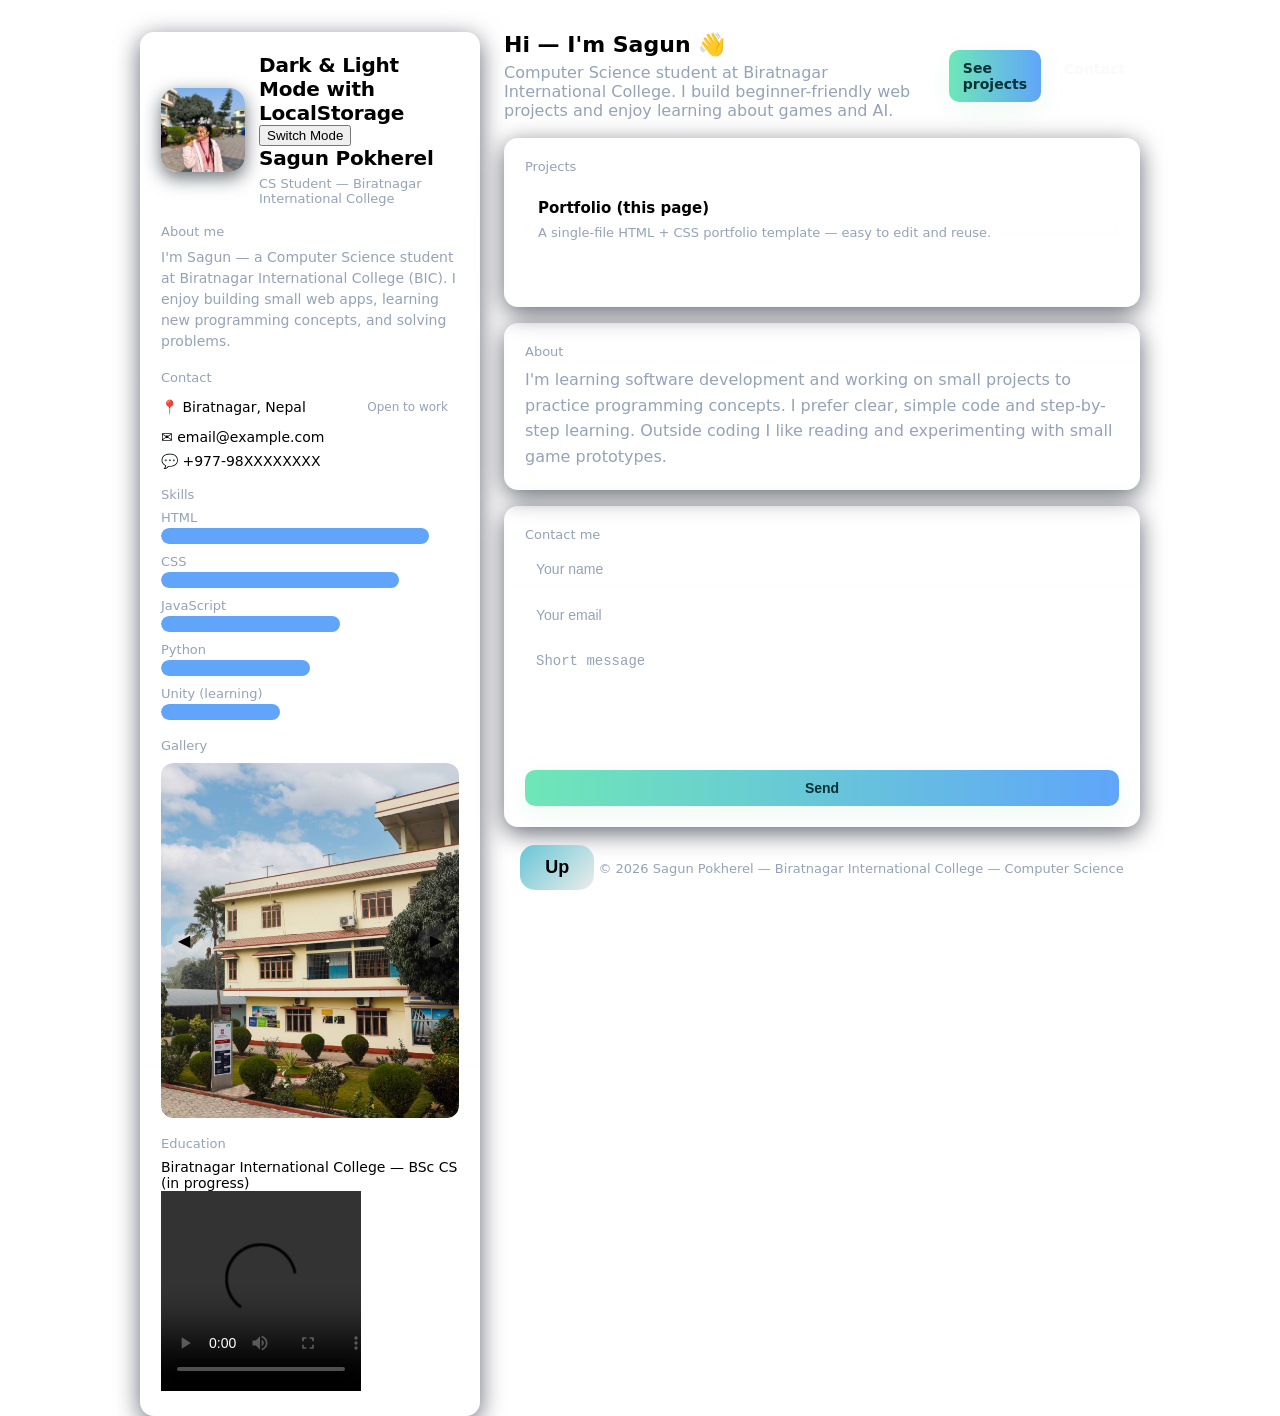
<file: index.html>
<!doctype html>
<html lang="en">
<head>
  <meta charset="utf-8" />
  <meta name="viewport" content="width=device-width,initial-scale=1" />
  <title>Sagun Pokherel — Portfolio</title>
  <meta name="description" content="Portfolio of Sagun Pokherel — CS student at Biratnagar International College" />
  <style>
    :root{
      --muted:#94a3b8;
      --accent:#6ee7b7;
      --glass: rgba(255,255,255,0.03);
      --radius:14px;
      --maxw:1000px;
      --accent-2: #60a5fa;
      --white:#f8fafc;
      font-synthesis: none;
    }
    *{box-sizing:border-box}
    html,body{height:100%}
    body{
      margin:0;
      font-family: Inter, ui-sans-serif, system-ui, -apple-system, "Segoe UI", Roboto, "Helvetica Neue", Arial;
      -webkit-font-smoothing:antialiased;
      -moz-osx-font-smoothing:grayscale;
      padding:32px;
      display:flex;
      justify-content:center;
      align-items:flex-start;
    }

    .wrap{
      width:100%;
      max-width:var(--maxw);
      margin: 0 auto;
      display:grid;
      grid-template-columns: 340px 1fr;
      gap:24px;
      align-items:start;
    }

    /* SIDEBAR */
    .card{
      background: linear-gradient(180deg, rgba(255,255,255,0.02), rgba(255,255,255,0.01));
      border:1px solid rgba(255,255,255,0.04);
      padding:20px;
      border-radius:var(--radius);
      box-shadow: 0 6px 24px rgba(2,6,23,0.6);
    }

    .me{
      display:flex;
      gap:14px;
      align-items:center;
    }
    .avatar-img{
    width:84px;
    height:84px;
    border-radius:16px;
    object-fit:cover;
    box-shadow: 0 6px 18px rgba(10,20,30,0.6);
    flex-shrink:0;
    }
    h1{
      margin:0;
      font-size:20px;
      letter-spacing: -0.2px;
    }
    p.role{
      margin:6px 0 0 0;
      color:var(--muted);
      font-size:13px;
    }

    .sidebar-section{
      margin-top:18px;
    }
    .muted{
      color:var(--muted);
      font-size:13px;
      margin-bottom:8px;
    }

    .info-list{
      list-style:none;
      padding:0;
      margin:0;
      display:flex;
      flex-direction:column;
      gap:8px;
    }
    .info-list li{
      display:flex;
      gap:10px;
      align-items:center;
      font-size:14px;
      
    }
    .pill{
      margin-left:auto;
      background:var(--glass);
      padding:6px 10px;
      border-radius:999px;
      font-size:12px;
      color:var(--muted);
      border:1px solid rgba(255,255,255,0.02);
    }

    /* MAIN */
    main{
      min-height:420px;
    }
    .hero{
      display:flex;
      justify-content:space-between;
      gap:16px;
      align-items:center;
      margin-bottom:18px;
    }
    .hero-left h2{
      margin:0;
      font-size:22px;
    }
    .hero-left p{margin:6px 0 0 0;color:var(--muted)}
    .cta{
      display:flex;
      gap:8px;
    }
    .btn{
      background:transparent;
      padding:10px 14px;
      border-radius:10px;
      border:1px solid rgba(255,255,255,0.06);
      cursor:pointer;
      color:var(--white);
      font-weight:600;
      font-size:14px;
      text-decoration:none;
    }
    .btn-primary{
      background:linear-gradient(90deg,var(--accent),var(--accent-2));
      color:#023036;
      border:none;
      box-shadow: 0 8px 28px rgba(34,197,94,0.08);
    }

    section.card + section.card{margin-top:16px}

    .about p{color:var(--muted);line-height:1.6;margin:0}

    .grid{
      display:grid;
      grid-template-columns: repeat(auto-fit, minmax(220px,1fr));
      gap:12px;
      margin-top:12px;
    }

    .project{
      background: linear-gradient(180deg, rgba(255,255,255,0.015), rgba(255,255,255,0.01));
      padding:12px;
      border-radius:12px;
      border:1px solid rgba(255,255,255,0.03);
      min-height:100px;
      display:flex;
      flex-direction:column;
      gap:8px;
    }
    .project h4{margin:0;font-size:15px}
    .project p{margin:0;color:var(--muted);font-size:13px}

    .skills{
      display:flex;
      gap:8px;
      flex-wrap:wrap;
      margin-top:8px;
    }
    .skill{
      background:rgba(255,255,255,0.02);
      padding:6px 10px;
      border-radius:999px;
      font-size:13px;
      color:var(--muted);
      border:1px solid rgba(255,255,255,0.02);
    }

    .contact-form{
      display:flex;
      flex-direction:column;
      gap:8px;
      margin-top:8px;
    }
    input, textarea{
      background:transparent;
      border:1px solid rgba(255,255,255,0.05);
      padding:10px;
      border-radius:8px;
      resize:none;
      font-size:14px;
    }
    input::placeholder, textarea::placeholder{color:var(--muted)}
    .footer{
      margin-top:18px;
      text-align:center;
      color:var(--muted);
      font-size:13px;
    }

    /* small screens */
    @media (max-width:880px){
      .wrap{grid-template-columns:1fr; padding-bottom:60px}
      .me{justify-content:center}
      .hero{flex-direction:column;align-items:flex-start}
      .cta{justify-content:flex-start}
    }
    #upBtn {
    background: linear-gradient(135deg, #67C5D7, #EDEDEB);
    padding: 12px 25px;
    border-radius: 15px;
    border: none;
    font-size: 18px;
    font-weight: bold;
    color: black;
  }
  body.light {
  background-color: white;
  color: black;
}

body.dark {
  background-color: #121212;
  color: white;
}
.skill-box {
  margin-bottom: 10px;
}

.skill-box p {
  margin: 0;
  font-size: 13px;
  color: var(--muted);
}

.skill-bar {
  width: 100%;
  background: rgba(255, 255, 255, 0.05);
  height: 16px;
  border-radius: 10px;
  margin-top: 3px;
  overflow: hidden;
}

.skill-level {
  width: 0;
  height: 100%;
  background: var(--accent-2);
  border-radius: 10px;
  transition: width 2s;
}

/* 🔥 Image Slider CSS */
.slider {
  position: relative;
  max-width: 100%;
  margin: 10px auto;
  overflow: hidden;
  border-radius: 12px;
}

.slides {
  display: flex;
  transition: transform 0.5s ease-in-out;
}

.slide {
  width: 100%;
  flex-shrink: 0;
  border-radius: 12px;
}

.prev, .next {
  position: absolute;
  top: 50%;
  transform: translateY(-50%);
  background: rgba(255,255,255,0.1);
  border: none;
  padding: 8px 12px;
  cursor: pointer;
  border-radius: 50%;
  font-size: 16px;
}

.prev { left: 5px; }
.next { right: 5px; }


.project {
  cursor: pointer;
  transition: transform 0.2s;
}

.project:hover {
  transform: translateY(-4px);
}




  </style>
</head>
<body>
  <div class="wrap">
    <!-- SIDEBAR -->
    <aside class="card">
      <div class="me">
        <img src="s.jpg" class="avatar-img" alt="Sagun Pokherel">
        <div>
           <h1>Dark & Light Mode with LocalStorage</h1>
    <button id="themeBtn">Switch Mode</button>
          <h1>Sagun Pokherel</h1>
          <p class="role">CS Student — Biratnagar International College</p>
        </div>
      </div>

      <div class="sidebar-section">
        <div class="muted">About me</div>
        <p style="margin:0;color:var(--muted);font-size:14px;line-height:1.5">
          I'm Sagun — a Computer Science student at Biratnagar International College (BIC). I enjoy building small web apps, learning new programming concepts, and solving problems.
        </p>
      </div>

      <div class="sidebar-section">
        <div class="muted">Contact</div>
        <ul class="info-list">
          <li>📍 Biratnagar, Nepal <span class="pill">Open to work</span></li>
          <li>✉️ email@example.com</li>
          <li>💬 +977-98XXXXXXXX</li>
        </ul>
      </div>

      <div class="sidebar-section">
  <div class="muted">Skills</div>

  <div class="skill-box">
    <p>HTML</p>
    <div class="skill-bar"><div class="skill-level" data-level="90%"></div></div>
  </div>

  <div class="skill-box">
    <p>CSS</p>
    <div class="skill-bar"><div class="skill-level" data-level="80%"></div></div>
  </div>

  <div class="skill-box">
    <p>JavaScript</p>
    <div class="skill-bar"><div class="skill-level" data-level="60%"></div></div>
  </div>

  <div class="skill-box">
    <p>Python</p>
    <div class="skill-bar"><div class="skill-level" data-level="50%"></div></div>
  </div>

  <div class="skill-box">
    <p>Unity (learning)</p>
    <div class="skill-bar"><div class="skill-level" data-level="40%"></div></div>
  </div>
</div>
<!-- 🔥 Image Slider Section -->
<div class="sidebar-section">
  <div class="muted">Gallery</div>
  <div class="slider">
    <div class="slides">
      <img src="about__image-new.png" class="slide">
      <img src="lvvvieqTTmZAhlmV3zyYfRc4C0ubCW-metaMlUxQTEwMzFfMTF6b24uanBn-.jpg" class="slide">
      <img src="wlv__image-h.png" class="slide">
    </div>
    <button class="prev">◀</button>
    <button class="next">▶</button>
  </div>
</div>



      <div class="sidebar-section">
        <div class="muted">Education</div>
        <p style="margin:0;font-size:14px;">Biratnagar International College — BSc CS (in progress)</p>
      </div>
      <video controls width="200" height="200" >
    <source src="medias/mixkit-snowy-slope-and-pine-tree-cover-in-canada-3382-hd-ready.mp4" type="video/mp4">
    Your browser does not support the video tag.
  </video>
    </aside>

    <!-- MAIN -->
    <main>
      <div class="hero">
        <div class="hero-left">
          <h2>Hi — I'm Sagun 👋</h2>
          <p>Computer Science student at Biratnagar International College. I build beginner-friendly web projects and enjoy learning about games and AI.</p>
        </div>
        <div class="cta">
          <a class="btn btn-primary" href="#projects">See projects</a>
          <a class="btn" href="#contact">Contact</a>
        </div>
      </div>

      <section id="projects" class="card">
        <div class="muted">Projects</div>
        <div class="grid">
          <article class="project">
            <h4>Portfolio (this page)</h4>
            <p>A single-file HTML + CSS portfolio template — easy to edit and reuse.</p>
          </article>
        </div>
      </section>

      <section id="about" class="card about">
        <div class="muted">About</div>
        <p>
          I'm learning software development and working on small projects to practice programming concepts. I prefer clear, simple code and step-by-step learning. Outside coding I like reading and experimenting with small game prototypes.
        </p>
      </section>

      <section id="contact" class="card">
        <div class="muted">Contact me</div>
        <form class="contact-form" id="contactForm">
        <input type="text" id="name" placeholder="Your name" />
        <input type="email" id="email" placeholder="Your email" />
        <textarea id="message" rows="4" placeholder="Short message"></textarea>
        <p id="msg" style="color:red;font-size:13px;"></p>
        <button type="button" class="btn btn-primary" onclick="submitForm()">Send</button>
        </form>
      </section>

      <div class="footer">
        <!-- Big Sign Up Button -->
  <button class="up-btn" id="upBtn" style="flex:0 0 auto">Up</button>
        © <span id="year"></span> Sagun Pokherel — Biratnagar International College — Computer Science
      </div>
    </main>
  </div>
  
  <script>
    const body = document.body;
const btn = document.getElementById("themeBtn");

let savedTheme = localStorage.getItem("theme");

if (savedTheme === "dark") {
  body.classList.add("dark");
} else {
  body.classList.add("light");
}

btn.addEventListener("click", () => {
  if (body.classList.contains("light")) {
    body.classList.replace("light", "dark");
    localStorage.setItem("theme", "dark"); // save
  } else {
    body.classList.replace("dark", "light");
    localStorage.setItem("theme", "light"); // save
  }
});
    document.getElementById('year').textContent = new Date().getFullYear();
   const upBtn = document.getElementById("upBtn");

    // Scroll to top when Sign Up is clicked
    upBtn.addEventListener("click", () => {
      window.scrollTo({
        top: 0,
        behavior: "smooth"
      });
    });

    function navigate(){
      window.location.href = "mailto:email@example.com";
    }
    window.onload = function(){
  let bars = document.querySelectorAll(".skill-level");
  bars.forEach(function(bar){
    let level = bar.getAttribute("data-level");
    bar.style.width = level;
  });
};

// 🔥 Image Slider Functionality
const slides = document.querySelector(".slides");
const slideImages = document.querySelectorAll(".slide");
const nextBtn = document.querySelector(".next");
const prevBtn = document.querySelector(".prev");

let index = 0;

function showSlide(i) {
  if (i < 0) index = slideImages.length - 1;
  else if (i >= slideImages.length) index = 0;
  slides.style.transform = `translateX(${-index * 100}%)`;
}

nextBtn.addEventListener("click", () => { index++; showSlide(index); });
prevBtn.addEventListener("click", () => { index--; showSlide(index); });

  
  const projects = document.querySelectorAll(".project");

  projects[0].addEventListener("click", () => {
    window.location.href = " https://sagunpokhrel.github.io/myfirsttutorial/"; // Portfolio project
  });

   function submitForm() {
  let name = document.getElementById("name").value.trim();
  let email = document.getElementById("email").value.trim();
  let message = document.getElementById("message").value.trim();
  let msg = document.getElementById("msg");

  if (name === "" || email === "" || message === "") {
    msg.textContent = "All fields are required.";
    return;
  }

  let emailPattern = /^[^ ]+@[^ ]+\.[a-z]{2,3}$/;
  if (!email.match(emailPattern)) {
    msg.textContent = "Enter valid email.";
    return;
  }

  localStorage.setItem("name", name);
  localStorage.setItem("email", email);
  localStorage.setItem("message", message);

  msg.style.color = "lightgreen";
  msg.textContent = "Success! Redirecting...";
  setTimeout(() => {
    window.location.href = "form-details.html";
  }, 1000);
}





  </script>
</body>
</html>
</file>
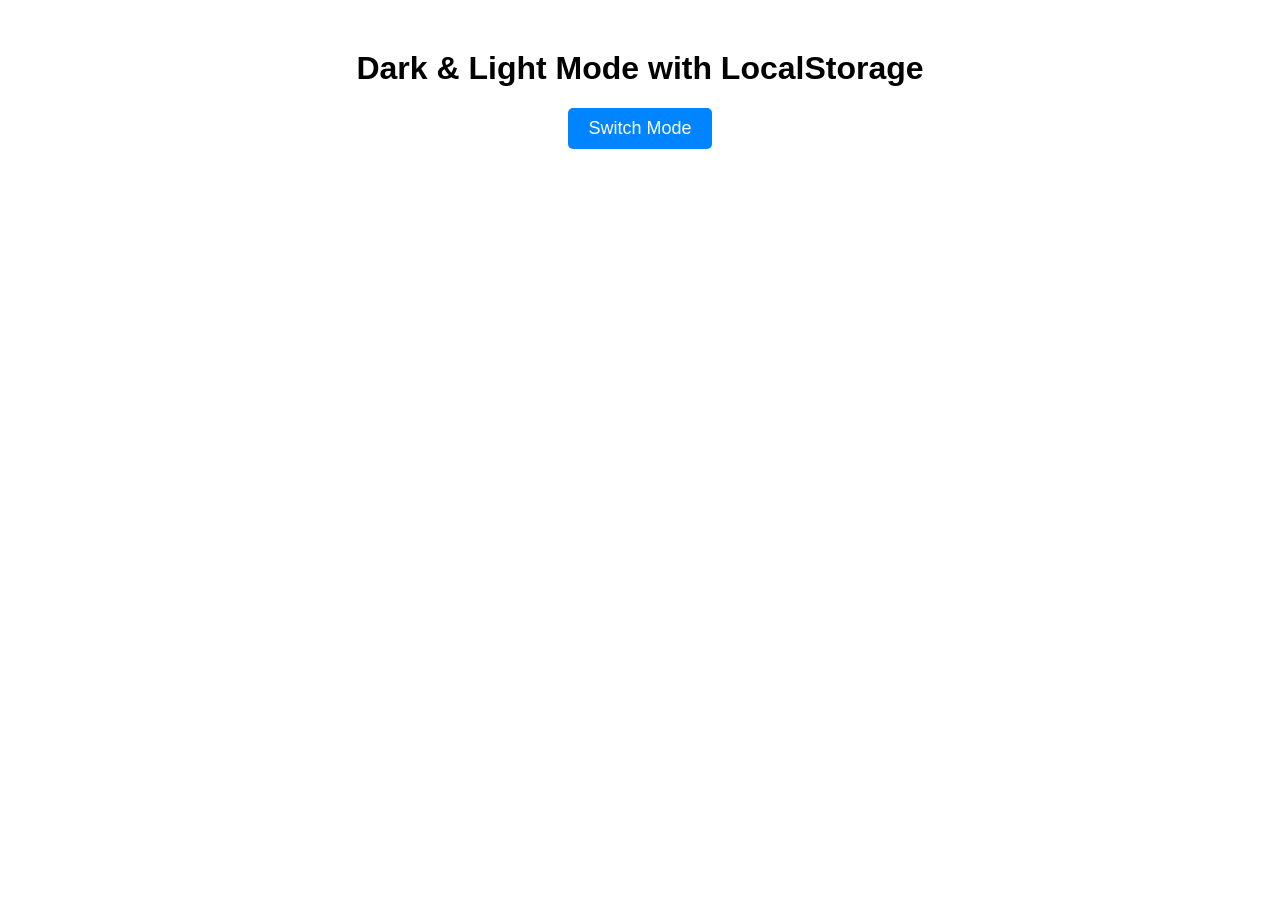
<file: ques1/index.html>
<!DOCTYPE html>
<html lang="en">
<head>
  <meta charset="UTF-8">
  <meta name="viewport" content="width=device-width, initial-scale=1.0">
  <title>Dark Mode with LocalStorage</title>
  <link rel="stylesheet" href="style.css">
</head>
<body>

  <div class="container">
    <h1>Dark & Light Mode with LocalStorage</h1>
    <button id="themeBtn">Switch Mode</button>
  </div>

  <script src="main.js"></script>
</body>
</html>
</file>
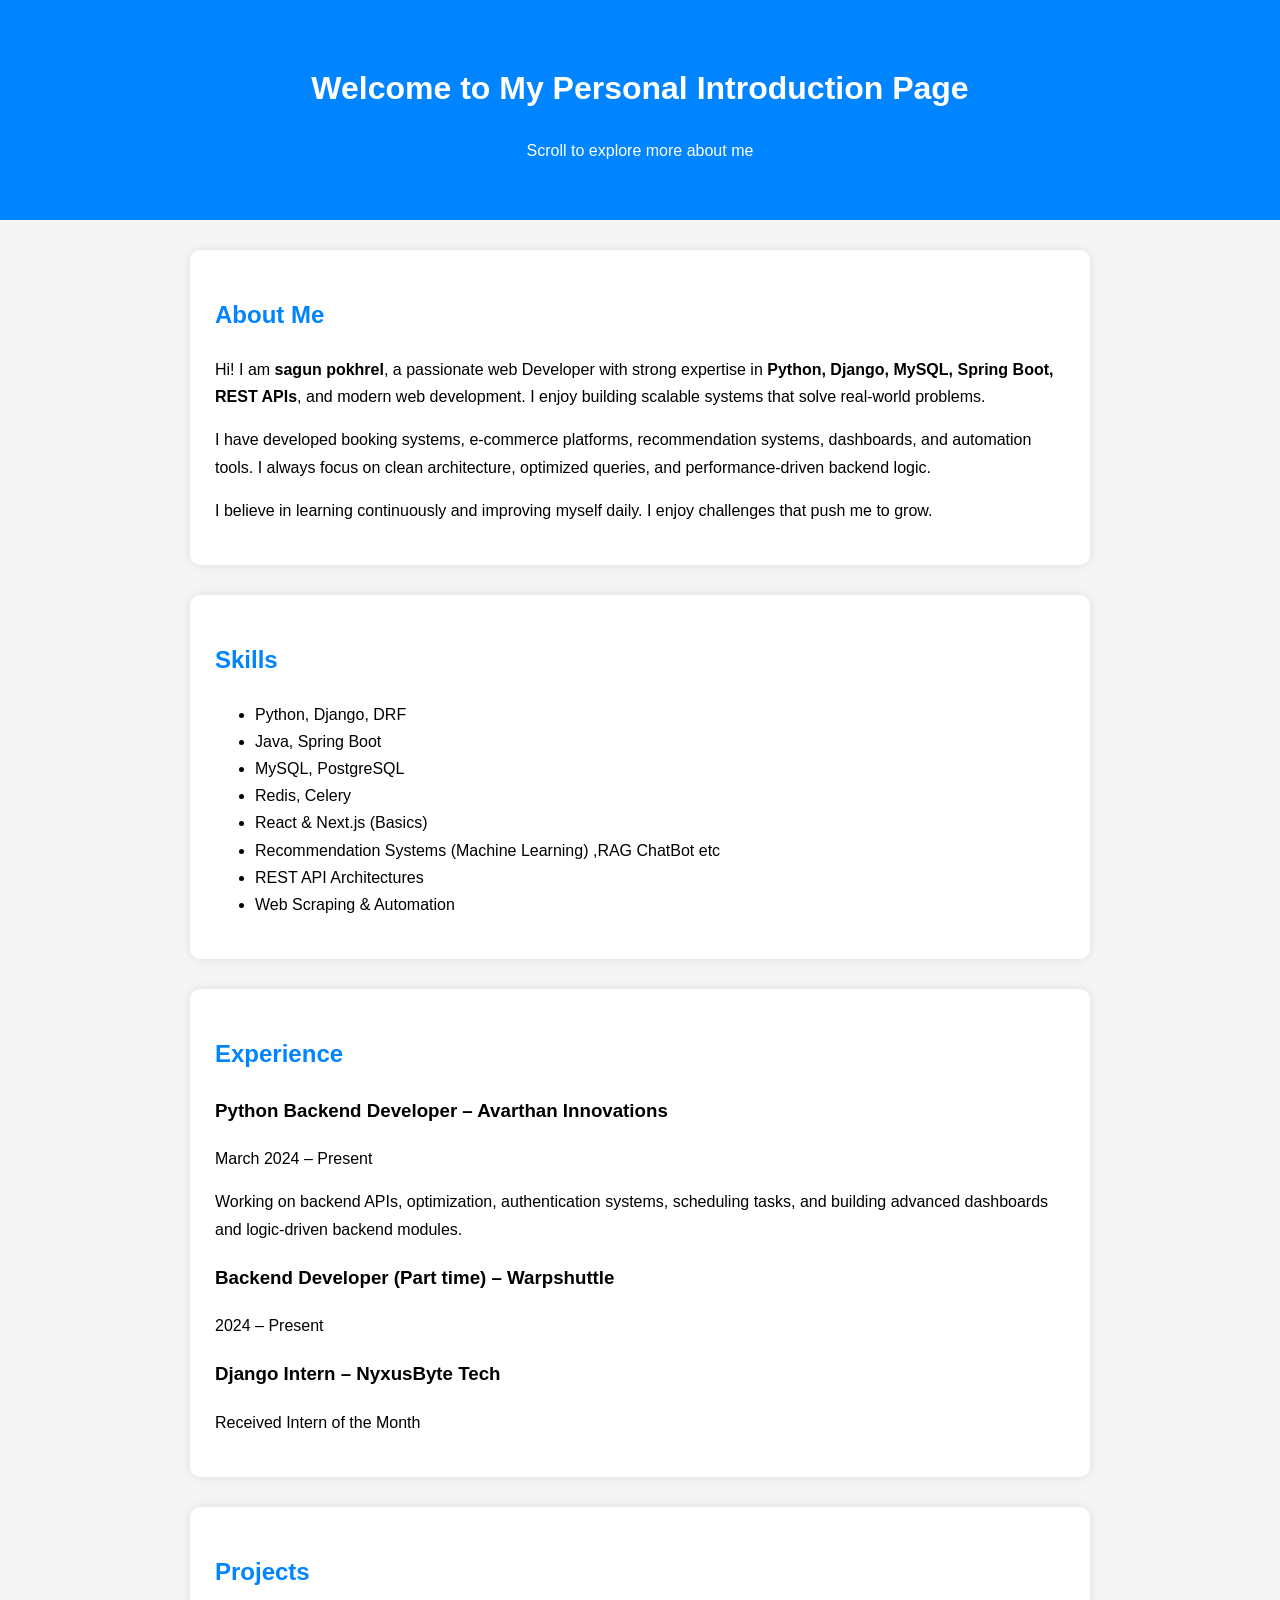
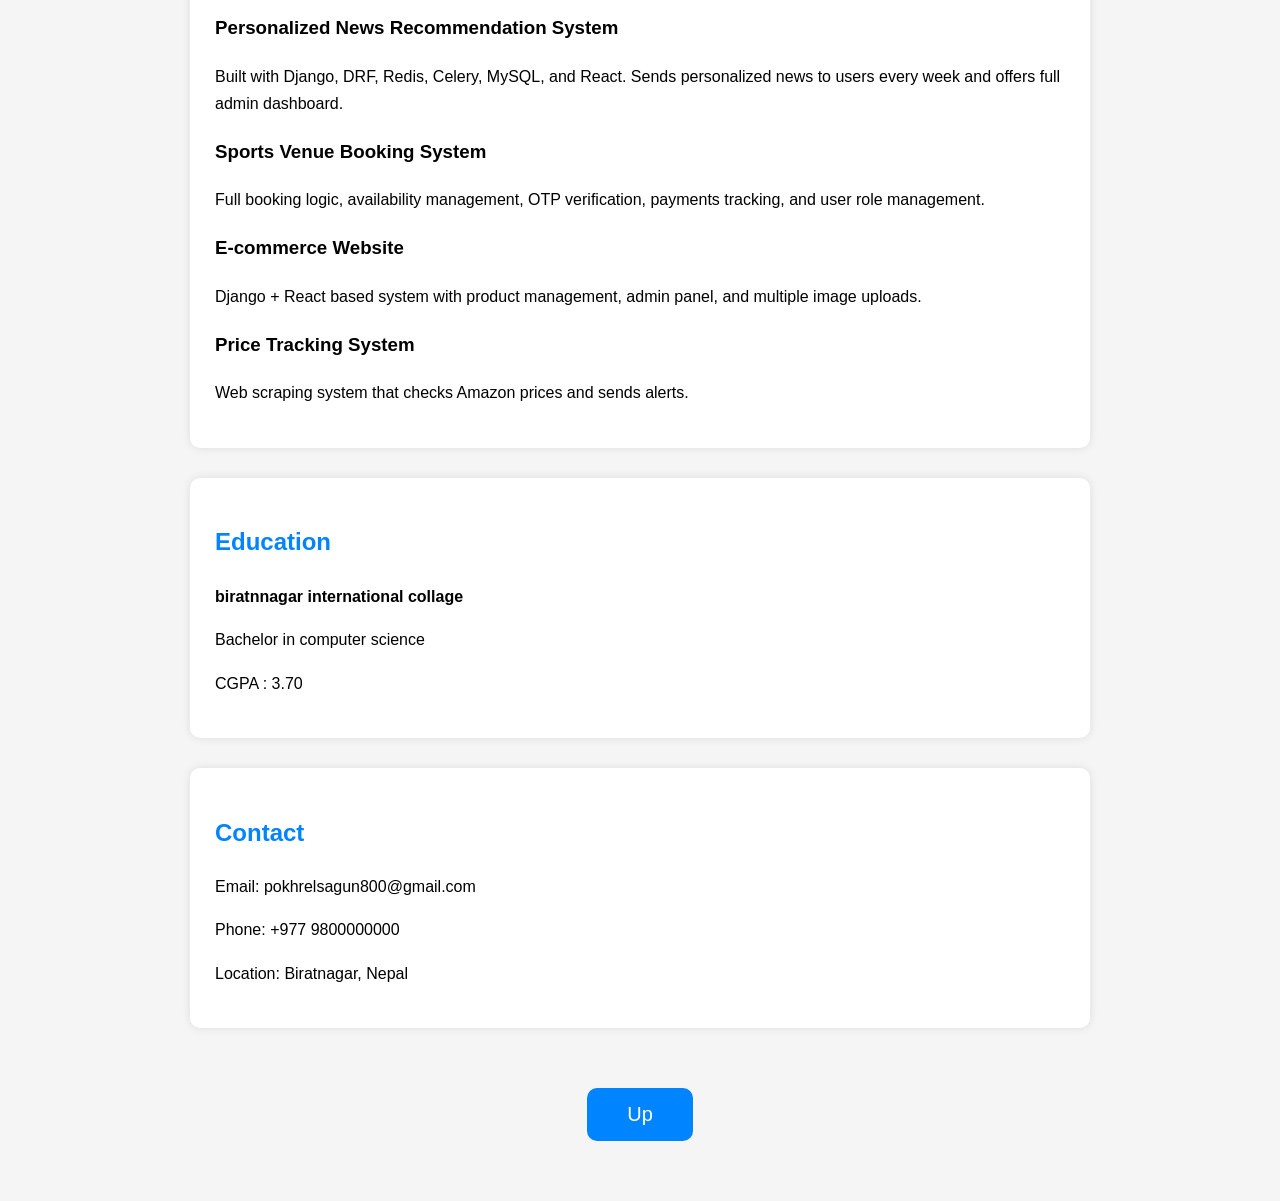
<file: ques2/index.html>
<!DOCTYPE html>
<html lang="en">
<head>
  <meta charset="UTF-8">
  <meta name="viewport" content="width=device-width, initial-scale=1.0">
  <title>Pankaj Sah - Introduction Page</title>

  <style>
    body {
      margin: 0;
      padding: 0;
      font-family: Arial, sans-serif;
      line-height: 1.7;
      background: #f5f5f5;
    }

    /* Header / Top Section */
    #top {
      background-color: #0084ff;
      color: white;
      padding: 40px 20px;
      text-align: center;
    }

    h2 {
      color: #0084ff;
    }

    .section {
      max-width: 850px;
      background: white;
      margin: 30px auto;
      padding: 25px;
      border-radius: 10px;
      box-shadow: 0px 0px 10px rgba(0,0,0,0.1);
    }

    .signup-btn {
      display: block;
      margin: 60px auto;
      padding: 15px 40px;
      background-color: #0084ff;
      color: white;
      border: none;
      border-radius: 10px;
      font-size: 20px;
      cursor: pointer;
    }

    .signup-btn:hover {
      opacity: 0.9;
    }
  </style>
</head>

<body>

  <!-- Top of Page -->
  <div id="top">
    <h1>Welcome to My Personal Introduction Page</h1>
    <p>Scroll to explore more about me</p>
  </div>

  <!-- About Me Section -->
  <div class="section">
    <h2>About Me</h2>
    <p>
      Hi! I am <strong>sagun pokhrel</strong>, a passionate web Developer with strong expertise in 
      <strong>Python, Django, MySQL, Spring Boot, REST APIs</strong>, and modern web development.
      I enjoy building scalable systems that solve real-world problems.
    </p>

    <p>
      I have developed booking systems, e-commerce platforms, recommendation systems, dashboards, 
      and automation tools. I always focus on clean architecture, optimized queries, and 
      performance-driven backend logic.
    </p>

    <p>
      I believe in learning continuously and improving myself daily. I enjoy challenges that
      push me to grow.
    </p>
  </div>

  <!-- Skills Section -->
  <div class="section">
    <h2>Skills</h2>
    <ul>
      <li>Python, Django, DRF</li>
      <li>Java, Spring Boot</li>
      <li>MySQL, PostgreSQL</li>
      <li>Redis, Celery</li>
      <li>React & Next.js (Basics)</li>
      <li>Recommendation Systems (Machine Learning) ,RAG ChatBot etc</li>
      <li>REST API Architectures</li>
      <li>Web Scraping & Automation</li>
    </ul>
  </div>

  <!-- Experience Section -->
  <div class="section">
    <h2>Experience</h2>

    <h3>Python Backend Developer – Avarthan Innovations</h3>
    <p>March 2024 – Present</p>
    <p>
      Working on backend APIs, optimization, authentication systems, scheduling tasks,
      and building advanced dashboards and logic-driven backend modules.
    </p>

    <h3>Backend Developer (Part time) – Warpshuttle</h3>
    <p>2024 – Present</p>

    <h3>Django Intern – NyxusByte Tech</h3>
    <p>Received Intern of the Month</p>
  </div>

  <!-- Projects Section -->
  <div class="section">
    <h2>Projects</h2>

    <h3>Personalized News Recommendation System</h3>
    <p>
      Built with Django, DRF, Redis, Celery, MySQL, and React.  
      Sends personalized news to users every week and offers full admin dashboard.
    </p>

    <h3>Sports Venue Booking System</h3>
    <p>
      Full booking logic, availability management, OTP verification, payments tracking, 
      and user role management.
    </p>

    <h3>E-commerce Website</h3>
    <p>
      Django + React based system with product management, admin panel, and multiple image uploads.
    </p>

    <h3>Price Tracking System</h3>
    <p>
      Web scraping system that checks Amazon prices and sends alerts.
    </p>
  </div>

  <!-- Education Section -->
  <div class="section">
    <h2>Education</h2>
    <p><strong>biratnnagar international collage</strong></p>
    <p>Bachelor in computer science</p>
    <p>CGPA : 3.70</p>
  </div>

  <!-- Contact Section -->
  <div class="section">
    <h2>Contact</h2>
    <p>Email: pokhrelsagun800@gmail.com</p>
    <p>Phone: +977 9800000000</p>
    <p>Location: Biratnagar, Nepal</p>
  </div>

  <!-- Big Sign Up Button -->
  <button class="signup-btn" id="signupBtn">Up</button>

  <script>
    const signupBtn = document.getElementById("signupBtn");

    // Scroll to top when Sign Up is clicked
    signupBtn.addEventListener("click", () => {
      window.scrollTo({
        top: 0,
        behavior: "smooth"
      });
    });
  </script>

</body>
</html>
</file>
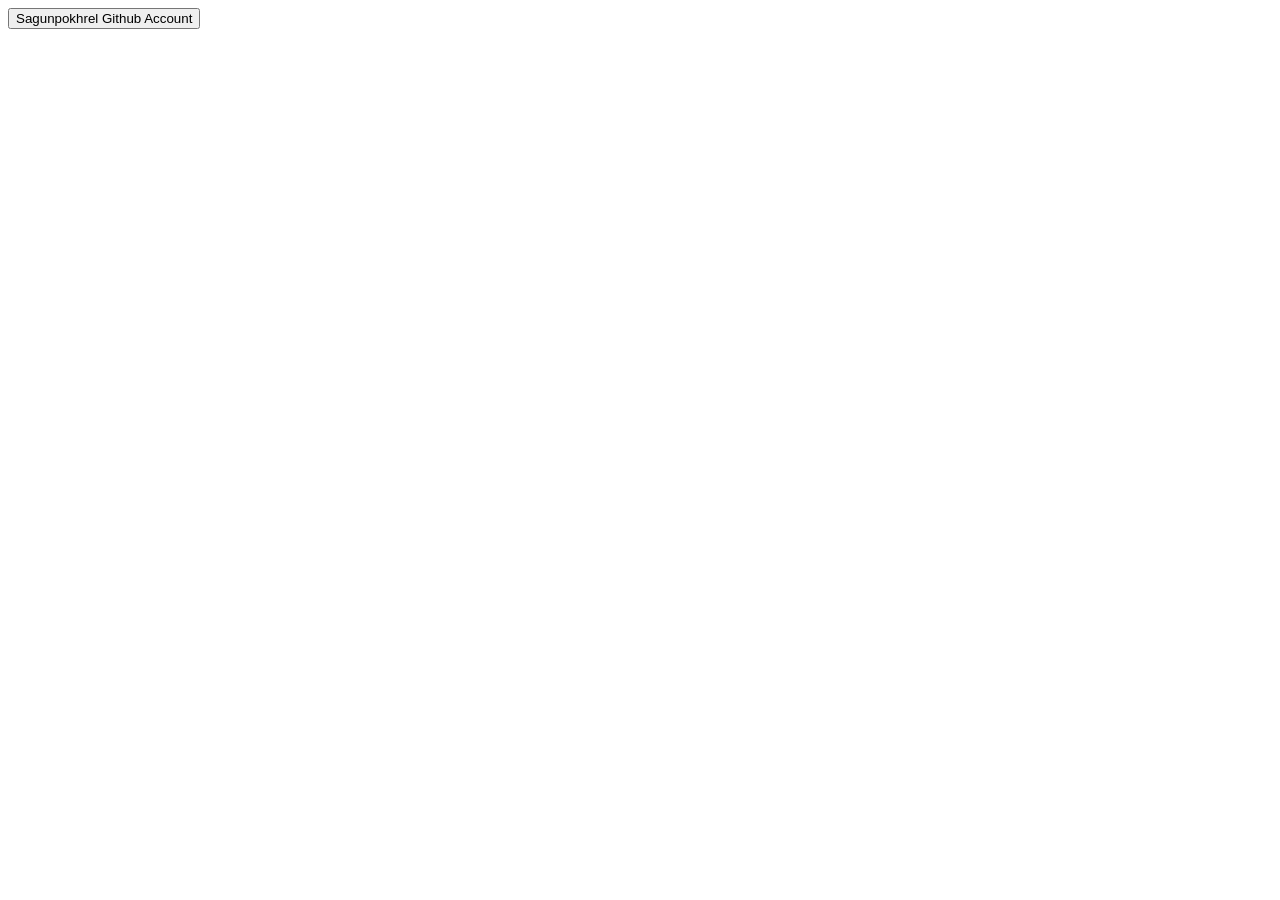
<file: ques4/index.html>
<!DOCTYPE html>
<html lang="en">
<head>
    <meta charset="UTF-8">
    <meta name="viewport" content="width=device-width, initial-scale=1.0">
    <title>Go to Another Page</title>
</head>
<body>

    <button id="goBtn" onclick="clickMeToNavigate()">Sagunpokhrel Github Account</button>

    <script>
        function clickMeToNavigate(){
            window.location.href = "https://github.com/Sagunpokhrel"; 
        }
        // document.getElementById("goBtn").addEventListener("click", function () {
        //     window.location.href = "https://github.com/shahpankaj123";  
        // });
    </script>

</body>
</html>
</file>
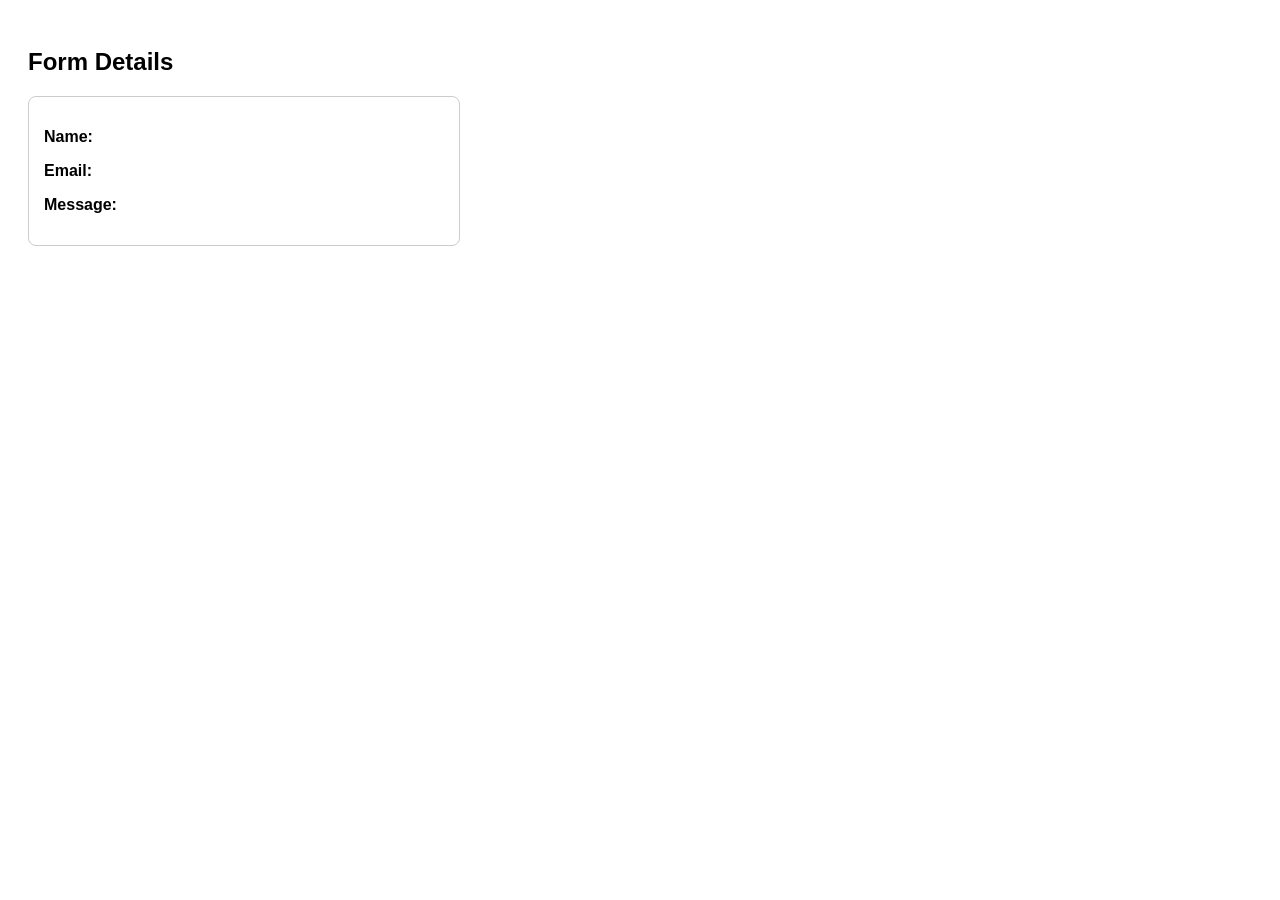
<file: form-details.html>
<!doctype html>
<html lang="en">
<head>
  <meta charset="utf-8" />
  <title>Form Details</title>
  <style>
    body { font-family: Arial; padding: 20px; }
    .box { border: 1px solid #ccc; padding: 15px; border-radius: 8px; max-width: 400px; }
  </style>
</head>
<body>
  <h2>Form Details</h2>
  <div class="box">
    <p><strong>Name:</strong> <span id="dName"></span></p>
    <p><strong>Email:</strong> <span id="dEmail"></span></p>
    <p><strong>Message:</strong> <span id="dMessage"></span></p>
  </div>

  <script>
    document.getElementById("dName").textContent = localStorage.getItem("name");
    document.getElementById("dEmail").textContent = localStorage.getItem("email");
    document.getElementById("dMessage").textContent = localStorage.getItem("message");
  </script>
</body>
</html>
</file>
<file: ques1/style.css>
body {
  margin: 0;
  padding: 0;
  font-family: Arial, sans-serif;
  transition: background 0.3s, color 0.3s;
}

body.light {
  background-color: white;
  color: black;
}

body.dark {
  background-color: #121212;
  color: white;
}

.container {
  text-align: center;
  margin-top: 50px;
}

button {
  padding: 10px 20px;
  font-size: 18px;
  background: #0084ff;
  border: none;
  color: white;
  cursor: pointer;
  border-radius: 5px;
}
</file>
